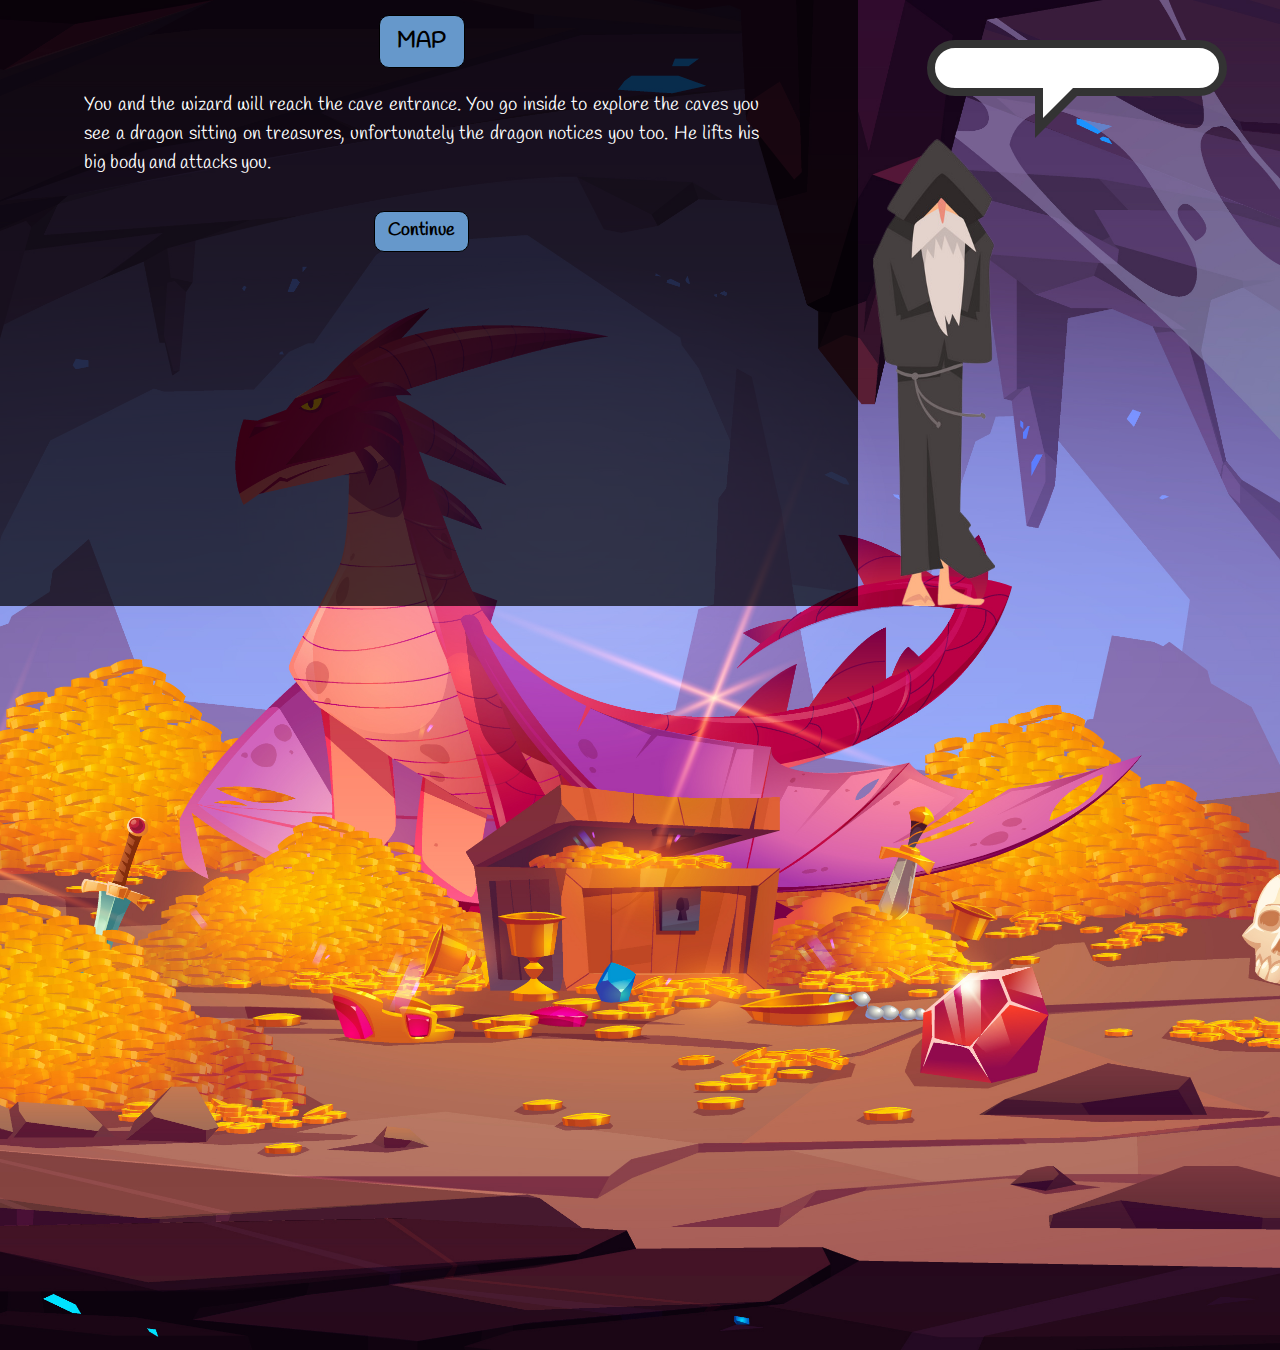
<file: cave/cave.html>
<!DOCTYPE html>
<html lang="en">

<head>
    <meta charset="UTF-8">
    <meta name="viewport" content="width=device-width, initial-scale=1.0">
    <link rel="stylesheet" href="https://maxcdn.bootstrapcdn.com/bootstrap/4.0.0/css/bootstrap.min.css"
        integrity="sha384-Gn5384xqQ1aoWXA+058RXPxPg6fy4IWvTNh0E263XmFcJlSAwiGgFAW/dAiS6JXm" crossorigin="anonymous">
    <script src="https://code.jquery.com/jquery-3.5.1.slim.min.js"
        integrity="sha384-DfXdz2htPH0lsSSs5nCTpuj/zy4C+OGpamoFVy38MVBnE+IbbVYUew+OrCXaRkfj" crossorigin="anonymous">
    </script>
    <script src="https://cdn.jsdelivr.net/npm/bootstrap@4.6.0/dist/js/bootstrap.bundle.min.js"
        integrity="sha384-Piv4xVNRyMGpqkS2by6br4gNJ7DXjqk09RmUpJ8jgGtD7zP9yug3goQfGII0yAns" crossorigin="anonymous">
    </script>
    <link rel="stylesheet" href="../main/main.css">
    <link rel="stylesheet" href="cave.css">
    <script src="../main/main.js"></script>
    <script src="../cave/cave.js"></script>
    <title>Rpg</title>
</head>

<body>
    <div class="bg">
        <div class="row">
            <div class="col-8 blackbg">
                <div class="d-flex justify-content-around">
                    <button type="button" class="btn btn-secondary btn-lg" data-toggle="modal" data-target="#mapModal">
                        MAP
                    </button>
                </div>
                <div id="opening" class="story">
                    <p>You and the wizard will reach the cave entrance. You go inside to explore the caves
                        you see a dragon sitting on treasures, unfortunately the dragon notices you too. He lifts his
                        big body and attacks you.</p>
                    <div class="d-flex justify-content-around">
                        <button class="btn btn-secondary" id="moveOnButton"
                            onclick="displayNext('opening', 'dragon', 'We are doomed')">Continue</button>
                    </div>
                </div>

                <div id="dragon" class="story hidden">
                    <p>Unfortunately, fighting a dragon is way too much for the two of you. the dragon does not give you
                        a chance to escape and kill you ...</p>
                    <div class="d-flex justify-content-around">
                        <button class="btn btn-secondary" id="dragonButton"
                            onclick="displayNext('dragon', 'end', 'I m dead don t mind me'); changeBackground()">Continue</button>
                    </div>
                </div>

                <div id="end" class="story hidden">
                    <p>After awakening the dragon, he went on flights to a nearby monastery ... </p>
                    <p>Your adventure ends at this point. </p>
                    <div class="d-flex justify-content-around">
                        <a href="../intro/end.html"><img src="../photos/gameOver.PNG"></a>
                    </div>
                </div>
            </div>

            <div class="col-4">
                <div class="sticky" id="narrator">
                    <p class="bubble speech" id="speech"></p>
                    <img id="photoOfNarrator" src="../photos/narrator.png" alt="">
                </div>
            </div>
        </div>
    </div>
    </div>
    <div class="modal fade" id="mapModal" data-backdrop="static" data-keyboard="false" tabindex="-1" aria-hidden="true">
        <div class="modal-dialog modal-lg">
            <div class="modal-content">
                <div class="modal-header">
                    <button type="button" class="close" data-dismiss="modal" aria-label="Close">
                        <span aria-hidden="true">&times;</span>
                    </button>
                </div>
                <div class="modal-body">
                    <img src="../photos/Game.jpg" style="width:100%;height:100%;">
                </div>
            </div>
        </div>
    </div>
</body>

</html>
</file>
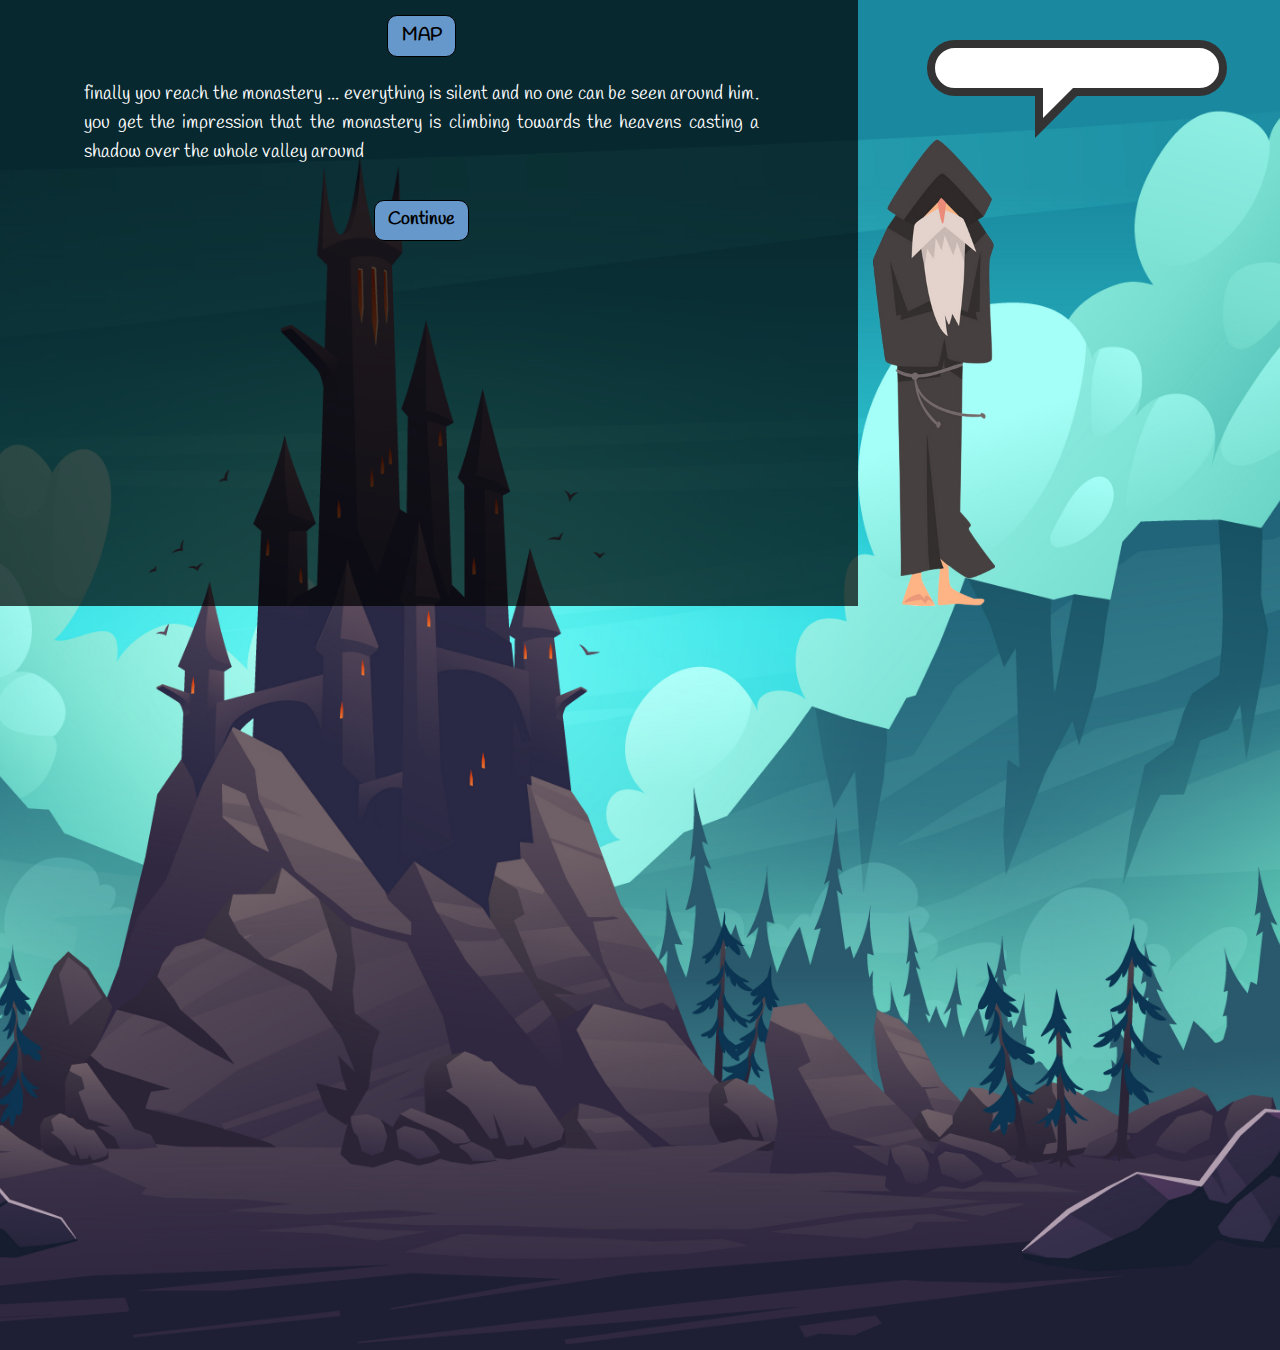
<file: monastery/monastery.html>
<!DOCTYPE html>
<html lang="en">

<head>
  <meta charset="UTF-8">
  <meta name="viewport" content="width=device-width, initial-scale=1.0">
  <link rel="stylesheet" href="https://maxcdn.bootstrapcdn.com/bootstrap/4.0.0/css/bootstrap.min.css"
    integrity="sha384-Gn5384xqQ1aoWXA+058RXPxPg6fy4IWvTNh0E263XmFcJlSAwiGgFAW/dAiS6JXm" crossorigin="anonymous">
  <script src="https://code.jquery.com/jquery-3.5.1.slim.min.js"
    integrity="sha384-DfXdz2htPH0lsSSs5nCTpuj/zy4C+OGpamoFVy38MVBnE+IbbVYUew+OrCXaRkfj" crossorigin="anonymous">
  </script>
  <script src="https://cdn.jsdelivr.net/npm/bootstrap@4.6.0/dist/js/bootstrap.bundle.min.js"
    integrity="sha384-Piv4xVNRyMGpqkS2by6br4gNJ7DXjqk09RmUpJ8jgGtD7zP9yug3goQfGII0yAns" crossorigin="anonymous">
  </script>
  <link rel="stylesheet" href="../main/main.css">
  <link rel="stylesheet" href="monastery.css">
  <script src="../main/main.js"></script>
  <title>Rpg</title>
</head>

<body>


  <div class="bg">
    <div class="row">
      <div class="col-8 blackbg">
        <div class="d-flex justify-content-around">
          <button type="button" class="btn btn-secondary" data-toggle="modal" data-target="#mapModal">
            MAP
          </button>
        </div>
        <div id="opening" class="story">
          <p>finally you reach the monastery ...
            everything is silent and no one can be seen around him. you get the impression that the monastery is
            climbing towards the heavens casting a shadow over the whole valley around </p>
          <div class="d-flex justify-content-around">
            <button class="btn btn-secondary" id="elfButton"
              onclick="displayNext('opening','Choice', 'strange place')">Continue </button>
          </div>
        </div>
        <div id="Choice" class="story hidden">
          <p>finally you reach the monastery ...
            Everything around is silent and no one can be seen around him. You get the impression that the monastery is
            climbing towards the heavens casting a shadow over the whole valley around...</p>
          <p>Do you want to come explore the monastery? in addition to the road to the monastery, there are also roads
            to
            the west and east ...</p>
          <div class="d-flex justify-content-around">

            <a href="../swamps/swamps.html"><button class="btn btn-secondary" id="cross">Go West</button></a>
            <button class="btn btn-secondary" id="elfButton"
              onclick="displayNext('Choice','monastery', 'strange place')">Explore the Monastery </button>
            <a href="../cave/cave.html"><button class="btn btn-secondary" id="cross">Go East</button></a>
          </div>
        </div>

        <div id="monastery" class="story hidden">
          <p> You go to the door of the monastery and knock ...
            after a long moment the door opens,
            you go inside and find a lonely monk nodding his head to the left croner</p>
          <div class="d-flex justify-content-around">
            <button class="btn btn-secondary" id="elfButton"
              onclick="displayNext('monastery','enter', 'I think we should go left')">Continue </button>
          </div>
        </div>
        <div id="enter" class="story hidden">
          <p>You are faced with a choice. There is corridor on the left and on the right ...</p>
          <div class="d-flex justify-content-around">
            <button class="btn btn-secondary" id="elfButton"
              onclick="displayNext('enter','mainHall', 'I think we should go left')">Left </button>
            <button class="btn btn-secondary" id="elfButton"
              onclick="displayNext('enter','kick', 'What ? Why ? ')">Right </button>
          </div>
        </div>

        <div id="kick" class="story hidden">
          <p>Monk expels you from the monastery and closes the door behind you ...</p>
          <p>Now you have to choose between east and west</p>
          <div class="d-flex justify-content-around">
            <a href="../cave/cave.html"><button class="btn btn-secondary" id="cross">Go East</button></a>
            <a href="../swamps/swamps.html"><button class="btn btn-secondary" id="cross">Go West</button></a>
          </div>
        </div>

        <div id="mainHall" class="story hidden">
          <p>You go left and you reach the meditation room in which sits a little old monk ...</p>
          <div class="d-flex justify-content-around">
            <button class="btn btn-secondary" id="elfButton"
              onclick="displayNext('mainHall','monk', 'let me talk with him')">Continue </button>
          </div>
        </div>

        <div id="monk" class="story hidden">
          <p>The wizard walks up to the monk and talks to him...</p>
          <p> After a long conversation the wizard returns ...</p>
          <div class="d-flex justify-content-around">
            <button class="btn btn-secondary" id="elfButton"
              onclick="displayNext('monk','question', 'he will answer one your question, choose wisely')">Continue
            </button>
          </div>
        </div>

        <div id="question" class="story hidden">
          <p>You have to choose the right question ...
            after long reflection you come up with three ideas</p>
          <div class="d-flex justify-content-around">
            <button class="btn btn-secondary" id="elfButton"
              onclick="displayNext('question','q1', 'I told you, choose your question wisely ...')">Ask what
              his name is ...
            </button>
            <button class="btn btn-secondary" id="elfButton"
              onclick="displayNext('question','q2', 'good question, it will certainly help us on our further journey ...')">
              Ask about the location of any ancient artifact ?
            </button>
            <button class="btn btn-secondary" id="elfButton"
              onclick="displayNext('question','q3', 'good question, it will certainly help us on our further journey ...')">Can
              you tell me what is on West and East of the Monastery?
            </button>
          </div>
        </div>

        <div id="q1" class="story hidden">
          <p>My name is pong...</p>
          <p> Monk gets up and leads you to leave the monastery.</p>
          <div class="d-flex justify-content-around">
            <button class="btn btn-secondary" id="elfButton"
              onclick="displayNext('q1','exit', 'What a waste... ')">Continue </button>
          </div>
        </div>

        <div id="q2" class="story hidden">
          <p>The ancient scrolls mention two objects of such mighty power. In the Town Kraster and in
            the mage's tower north of the Silver Forest and in the Cave to the east, but you are not allowed to go there
          </p>
          <p> Monk gets up and leads you to leave the monastery.</p>
          <div class="d-flex justify-content-around">
            <button class="btn btn-secondary" id="elfButton" onclick="displayNext('q2','exit', 'Lets go ')">Continue
            </button>
          </div>
        </div>

        <div id="q3" class="story hidden">
          <p>Of course there is a swamp to the west... and dragon cave to the east, but dont go there he ll kill you
          </p>
          <p> Monk gets up and leads you to leave the monastery.</p>
          <div class="d-flex justify-content-around">
            <button class="btn btn-secondary" id="elfButton" onclick="displayNext('q3','exit', 'Lets go ')">Continue
            </button>
          </div>
        </div>


        <div id="exit" class="story hidden">
          <p>Now you have to choose between east and west</p>
          <div class="d-flex justify-content-around">
            <a href="../swamps/swamps.html"><button class="btn btn-secondary" id="cross">Go West</button></a>
            <a href="../cave/cave.html"><button class="btn btn-secondary" id="cross">Go East</button></a>

          </div>
        </div>
      </div>

      <div class="col-4">
        <div class="sticky" id="narrator">
          <p class="bubble speech" id="speech"></p>
          <img id="photoOfNarrator" src="../photos/narrator.png" alt="">
        </div>
      </div>
    </div>
  </div>

  <div class="modal fade" id="mapModal" data-backdrop="static" data-keyboard="false" tabindex="-1" aria-hidden="true">
    <div class="modal-dialog modal-lg">
      <div class="modal-content">
        <div class="modal-header">
          <button type="button" class="close" data-dismiss="modal" aria-label="Close">
            <span aria-hidden="true">&times;</span>
          </button>
        </div>
        <div class="modal-body">
          <img src="../photos/Game.jpg" style="width:100%;height:100%;">
        </div>
      </div>
    </div>
  </div>

</body>

</html>
</file>
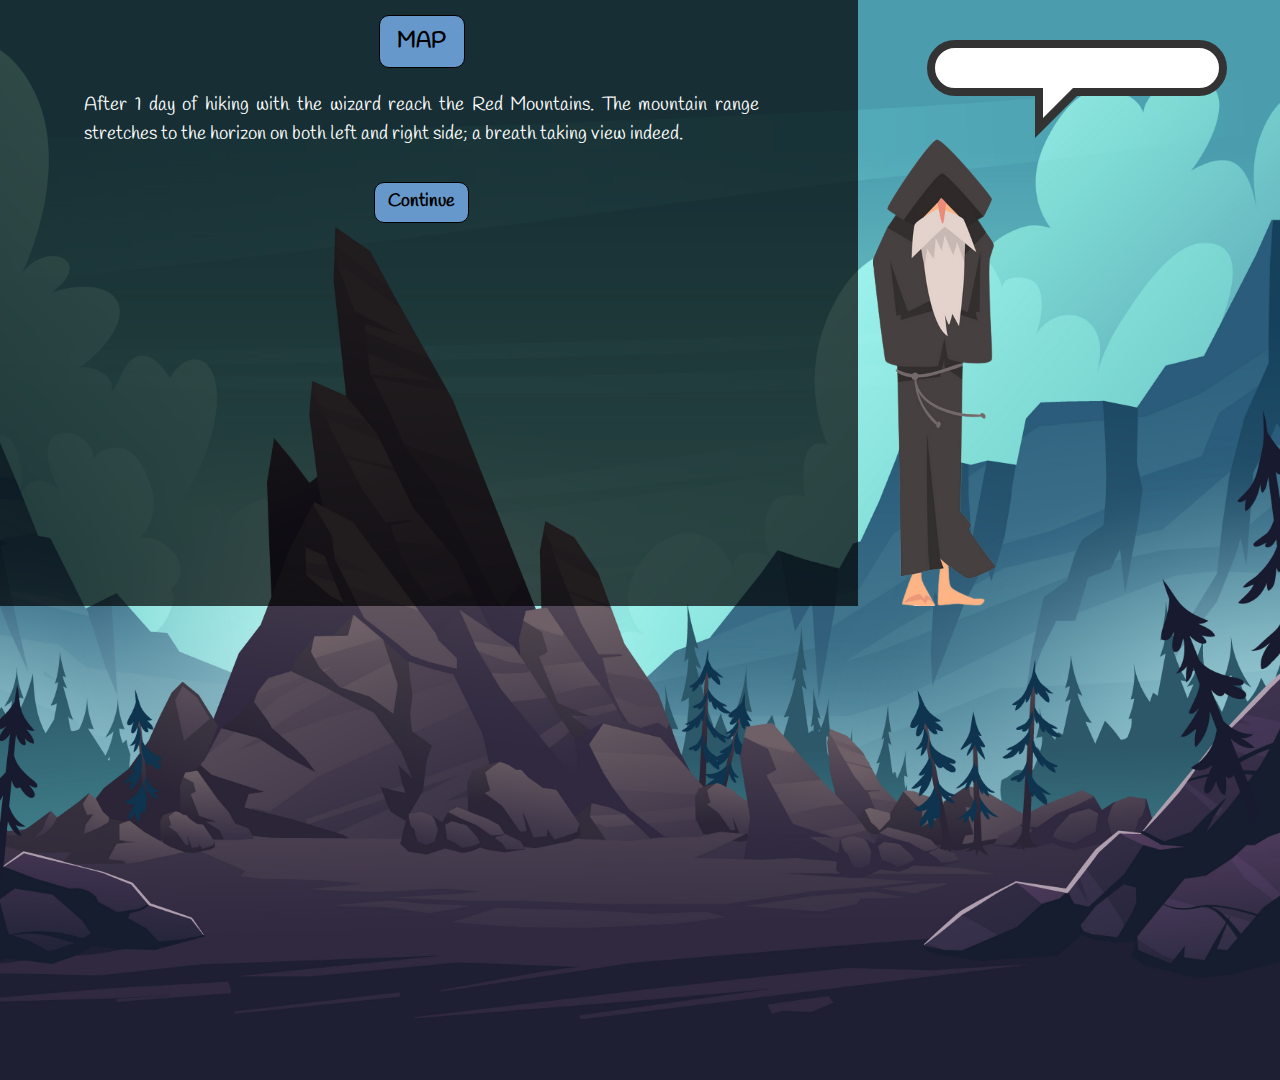
<file: mountains/mountains.html>
<!DOCTYPE html>
<html lang="en">

<head>
    <meta charset="UTF-8">
    <meta name="viewport" content="width=device-width, initial-scale=1.0">
    <link rel="stylesheet" href="https://maxcdn.bootstrapcdn.com/bootstrap/4.0.0/css/bootstrap.min.css"
        integrity="sha384-Gn5384xqQ1aoWXA+058RXPxPg6fy4IWvTNh0E263XmFcJlSAwiGgFAW/dAiS6JXm" crossorigin="anonymous">
    <script src="https://code.jquery.com/jquery-3.5.1.slim.min.js"
        integrity="sha384-DfXdz2htPH0lsSSs5nCTpuj/zy4C+OGpamoFVy38MVBnE+IbbVYUew+OrCXaRkfj" crossorigin="anonymous">
    </script>
    <script src="https://cdn.jsdelivr.net/npm/bootstrap@4.6.0/dist/js/bootstrap.bundle.min.js"
        integrity="sha384-Piv4xVNRyMGpqkS2by6br4gNJ7DXjqk09RmUpJ8jgGtD7zP9yug3goQfGII0yAns" crossorigin="anonymous">
    </script>
    <link rel="stylesheet" href="../main/main.css">
    <link rel="stylesheet" href="mountains.css">
    <script src="../main/main.js"></script>
    <title>Rpg</title>
</head>

<body>
    <div class="bg">
        <div class="row">
            <div class="col-8 blackbg">
                <div class="d-flex justify-content-around">
                    <button type="button" class="btn btn-secondary btn-lg" data-toggle="modal" data-target="#mapModal">
                        MAP
                    </button>
                </div>
                <div id="opening" class="story">
                    <p>After 1 day of hiking with the wizard reach the Red Mountains. The
                        mountain range stretches to the horizon on both left and right side; a breath taking view
                        indeed.</p>

                    <div class="d-flex justify-content-around">
                        <button class="btn btn-secondary" id="moveOnButton"
                            onclick="displayNext('opening', 'startingMountain', 'Ah finally Red Mountains... I look forward to the adventures that await us there')">Continue</button>
                    </div>
                </div>
                <div id="startingMountain" class="story hidden">
                    <p>Together with the wizard, you see a wooden signpost with the words 'Monastery ahead, Silver
                        Forest to the left'.</p>
                    <p> This is the last chance to change direction where do you want to go?
                    </p>

                    <div class="d-flex justify-content-around">
                        <a href="../woods/wood.html"><button class="btn btn-secondary" id="woodsChoice">Silver
                                Forest</button></a>
                        <button class="btn btn-secondary" id="redMountainsButton"
                            onclick="displayNext('startingMountain', 'mountainStory')">Red Mountains</button>
                    </div>
                </div>

                <div id="mountainStory" class="story hidden">
                    <p>You travel slowly and carefully through the mountains with the wizard. The lack of dangers up
                        until now does not mean that you can travel carelessly.
                        After many miles you come across a damaged caravan, but you don't see any people around.
                    </p>

                    <div class="d-flex justify-content-around">
                        <button class="btn btn-secondary" id="brokenCaravanButton"
                            onclick="displayNext('mountainStory', 'mountainEvent')">Continue</button>
                    </div>
                </div>
                <div id="mountainEvent" class="story hidden">
                    <p> Will you check it out or are you going on?
                    </p>
                    <div class="d-flex justify-content-around">
                        <button class="btn btn-secondary" id="checkButton"
                            onclick="displayNext('mountainEvent', 'mountainCaravan')">Check</button>
                        <a href="../monastery/monastery.html"><button class="btn btn-secondary" id="endOfMountains">Go
                                on </button></a>
                    </div>
                </div>
                <div id="mountainCaravan" class="story hidden">
                    <p>When you approach the caravan, you hear the sound of people talking.</p>
                    <div class="d-flex justify-content-around">
                        <button class="btn btn-secondary" id="sneakButton"
                            onclick="displayNext('mountainCaravan','sneez','Ahooo! oops sorry')">Sneak up on them
                            silently and listen </button>
                        <button class="btn btn-secondary" id="askButton"
                            onclick="displayNext('mountainCaravan','monks', 'Hello ?')">Ask if anyone is there</button>
                    </div>
                </div>
                <div id="sneez" class="story hidden">
                    <p>The wizard sneezes loudly, certainly not by accident ...
                    </p>
                    <div class="d-flex justify-content-around">
                        <button class="btn btn-secondary" id="sneakSneezButton"
                            onclick="displayNext('sneez','monks', )">Continue </button>
                    </div>
                </div>
                <div id="monks" class="story hidden">
                    <p> Two people dressed in habits come out of the caravan.
                        They greet you and ask if you want to help them with the caravan, they are in a rush to town but
                        they are unable to fix it themselves.
                    </p>
                    <div class="d-flex justify-content-around">
                        <button class="btn btn-secondary" id="helpButton"
                            onclick="displayNext('monks','help', 'We should deal with this quickly')">Help
                            them </button>
                    </div>
                </div>
                <div id="help" class="story hidden">
                    <p>You and the wizard spend the entire afternoon repairing the caravan.
                        As a reward for your help, the monks share with you information about a magical artifact of
                        great power hidden in a cave to the east of the Monastery.</p>
                    <p>They also warn you not to go there under any circumstances, because it will end up with the death
                        of many people ...
                    </p>
                    <div class="d-flex justify-content-around">
                        <a href="../monastery/monastery.html"><button class="btn btn-secondary" id="endOfMountains">Go
                                to Monastery </button></a>
                    </div>
                </div>
            </div>
            <div class="col-4">
                <div class="sticky" id="narrator">
                    <p class="bubble speech" id="speech"></p>
                    <img id="photoOfNarrator" src="../photos/narrator.png" alt="">
                </div>
            </div>
        </div>
    </div>
    <div class="modal fade" id="mapModal" data-backdrop="static" data-keyboard="false" tabindex="-1" aria-hidden="true">
        <div class="modal-dialog modal-lg">
            <div class="modal-content">
                <div class="modal-header">
                    <button type="button" class="close" data-dismiss="modal" aria-label="Close">
                        <span aria-hidden="true">&times;</span>
                    </button>
                </div>
                <div class="modal-body">
                    <img src="../photos/Game.jpg" style="width:100%;height:100%;">
                </div>
            </div>
        </div>
    </div>
</body>

</html>
</file>
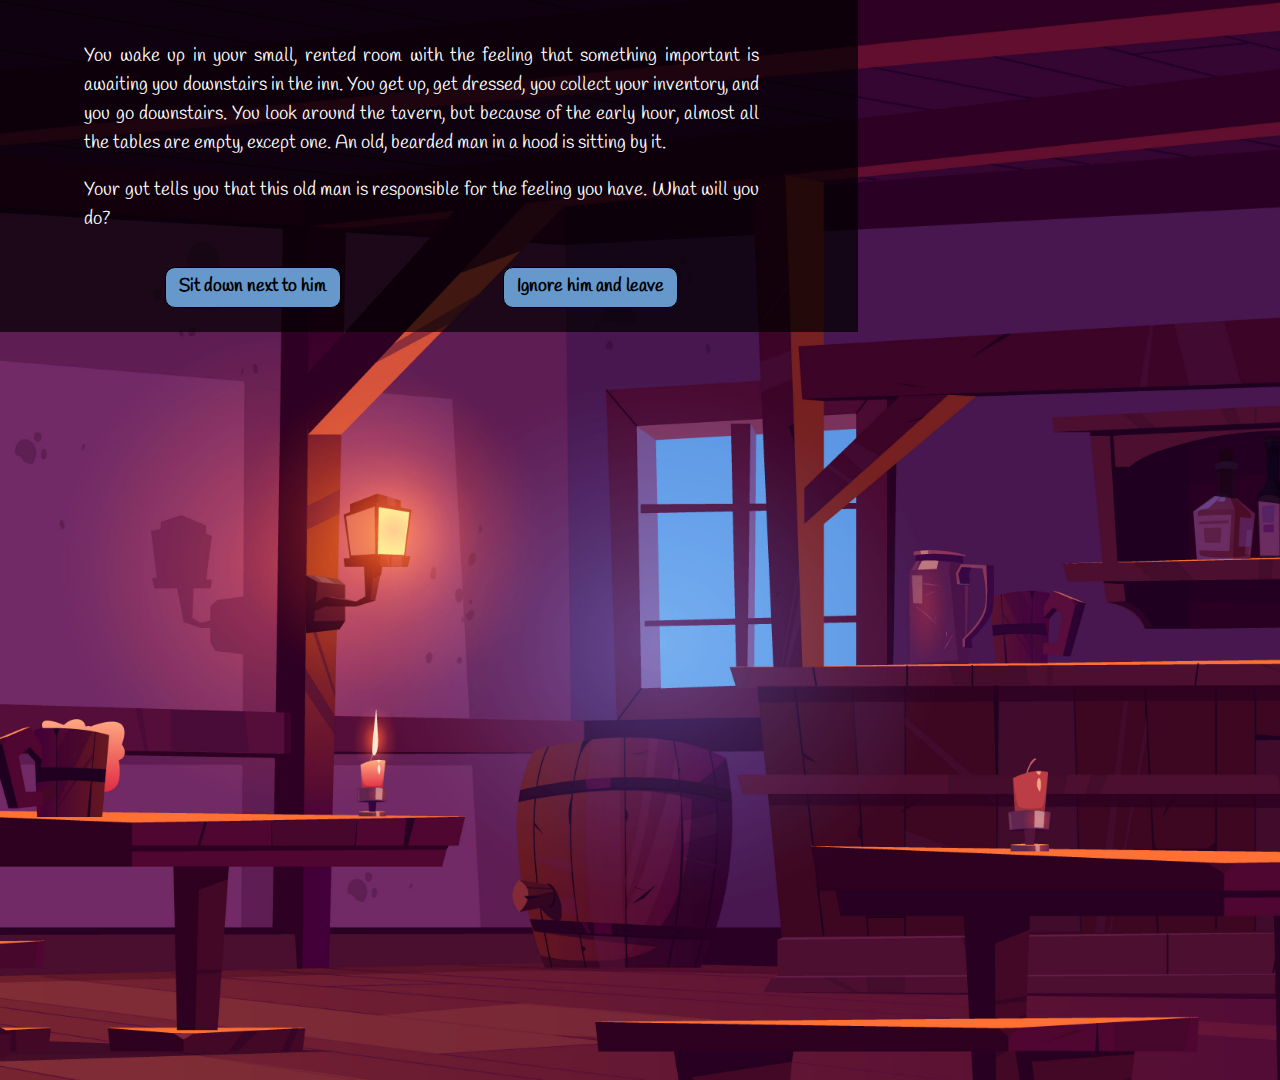
<file: opening/first-page.html>
<!DOCTYPE html>
<html lang="en">

<head>
  <meta charset="UTF-8">
  <meta name="viewport" content="width=device-width, initial-scale=1.0">
  <link rel="stylesheet" href="https://maxcdn.bootstrapcdn.com/bootstrap/4.0.0/css/bootstrap.min.css"
    integrity="sha384-Gn5384xqQ1aoWXA+058RXPxPg6fy4IWvTNh0E263XmFcJlSAwiGgFAW/dAiS6JXm" crossorigin="anonymous">
    <script src="https://code.jquery.com/jquery-3.5.1.slim.min.js" integrity="sha384-DfXdz2htPH0lsSSs5nCTpuj/zy4C+OGpamoFVy38MVBnE+IbbVYUew+OrCXaRkfj" crossorigin="anonymous"></script>
<script src="https://cdn.jsdelivr.net/npm/bootstrap@4.6.0/dist/js/bootstrap.bundle.min.js" integrity="sha384-Piv4xVNRyMGpqkS2by6br4gNJ7DXjqk09RmUpJ8jgGtD7zP9yug3goQfGII0yAns" crossorigin="anonymous"></script>
  <link rel="stylesheet" href="../main/main.css">
  <link rel="stylesheet" href="first-page.css">
  <script src="first-page.js"></script>
  <title>Rpg</title>
</head>

<body>
  <div class="bg">
    <div class="row">
      <div class="col-8 blackbg">
        <div id="opening" class="story">
          <p>You wake up in your small, rented room with the feeling that something important is awaiting you downstairs
            in the inn. You get up, get dressed, you collect your inventory, and you go downstairs.
            You look around the tavern, but because of the early hour, almost all the tables are empty, except one. An
            old,
            bearded man in a hood is sitting by it.</p>
          <p>Your gut tells you that this old man is responsible for the feeling you have. What will you do?</p>

          <div class="d-flex justify-content-around">
            <button class="btn btn-secondary" id="sitChoice"
              onclick="displayFirst('opening','tableScene', 'That was easy.')">Sit
              down next to
              him</button>
            <button class="btn btn-secondary" id="leaveChoice"
              onclick="displayFirst('opening', 'leaveScene', 'No need to hurry, I invite you to eat breakfast together, what do you say?')">Ignore
              him and
              leave</button>
          </div>
        </div>

        <div id="leaveScene" class="hidden story">
          <p>You grab the front door's handle to leave, but you take it back immediately. It's hot! </p>
          <div class="d-flex justify-content-around">
            <button class="btn btn-secondary" id="agreeChoice" onclick="displayNext('leaveScene','tableScene')">Ok,
              let it be</button>
            <button class="btn btn-secondary" id="refuseChoice"
              onclick="displayNext('leaveScene','refuseScene', 'I insist, you will not regret it.')">No, thanks</button>
          </div>
        </div>
        <div id="refuseScene" class="hidden story">
          <div class="d-flex justify-content-around">
            <button class="btn btn-secondary" id="okChoice"
              onclick="displayNext('refuseScene','tableScene')">Ok</button>
          </div>
        </div>
        <div id="tableScene" class="hidden story">
          <p>You sit down in front of the old man and start eating together and chat. </p>
          <p>The wizard introduces himself as Bob, the first-degree mage, who is looking for someone to help him find
            the ancient artefact with great power, and according to the wizard, there are lots of them in the land of Bigsborg, which
            is
            exactly where you are.</p>
          Slightly surprised, you tell him that you also heard about this ancient artifacts, but you did not think that it is
          real. Encouraged by mage's stories about its mighty power, you decide to ask him to travel together.
          <p>The wizard seems to be proud of himself.</p>
          <div class="d-flex justify-content-around">
            <button class="btn btn-secondary" id="continue"
              onclick="displayNext('tableScene','introductions', 'Tell me more about yourself')">Continue</button>
          </div>
        </div>
        <div id="introductions" class="hidden story">
          <p>Before we set off, I need to learn a bit about you, for example, with whom I have the pleasure? Maybe you
            will finally take off your hood?</p>
          <div id="selection">
            <form id="introductionForm" class="form">
              <div class="row">
                <label for="name" class="col-sm-2 col-form-label">Name:</label>
                <div class="col">
                  <input type="text" class="form-control w-50" id="name" name="name">
                </div>
              </div>
              <span id="error"></span>
              <div id="raceSelection" class="mb-3">
                <label for="race" class="col-form-label mr-2">Please select your race:</label>
                <div class="form-check-inline">
                  <input class="form-check-input" type="radio" name="race" id="raceHuman" value="Human">
                  <label class="form-check-label" for="raceHuman">
                    Human
                  </label>
                </div>
                <div class="form-check-inline">
                  <input class="form-check-input" type="radio" name="race" id="raceElf" value="Elf">
                  <label class="form-check-label" for="raceElf">
                    Elf
                  </label>
                </div>
              </div>
              <div id="classSelection">
                <label for="class" class="col-form-label mr-2">Please select your class:</label>
                <div class="form-check-inline">
                  <input class="form-check-input" type="radio" name="class" id="classWarrior" value="Warrior">
                  <label class="form-check-label" for="classWarrior">
                    Warrior
                  </label>
                </div>
                <div class="form-check-inline">
                  <input class="form-check-input" type="radio" name="class" id="classMage" value="Mage">
                  <label class="form-check-label" for="classMage">
                    Mage
                  </label>
                </div>
              </div>
              <div class="d-flex justify-content-around">
                <button type="button" class="btn btn-secondary" id="submit"
                  onclick="submitAnswers('I think we are ready to begin our adventure');">Submit</button>
              </div>
            </form>
          </div>
        </div>
        <div id="advertScene" class="hidden story">
          <p>Wizard gets up and goes to the bulletin board. You follow him and start reading all the ads. You notice
            that the wizard is looking at the announcement in the elvish language, and is clearly unable to read it.
          </p>
          <div class="d-flex justify-content-around">
            <button class="btn btn-secondary" id="elfButton"
              onclick="elfChoice('advertScene','elvenAdvert', 'Ah elven riddles well, it didn\'t help us much hmm...')">Continue</button>
          </div>
        </div>
        <div id="elvenAdvert" class="hidden story">
          <p>Unfortunately you also do not know this language. You pull the wizard by the sleeve telling him that
            there is no point in wasting time.</p>
          <div class="d-flex justify-content-around">
            <button class="btn btn-secondary" id="moveOnButton"
              onclick="displayNext('elvenAdvert','startingPlace')">Continue</button>
          </div>
        </div>
        <div id="startingPlace" class="story hidden">
          <p>Where do you think we should go? We have a choice between Silver Forest or Red Mountains?</p>
          <p>You can take a look at the map if you want</p>
          <div class="d-flex justify-content-around">
            <button type="button" class="btn btn-secondary btn-lg" data-toggle="modal" data-target="#mapModal">
                MAP
            </button>
        </div>
          <div class="d-flex justify-content-around">
            <a href="../woods/wood.html"><button class="btn btn-secondary" id="woodsChoice">Silver Forest</button></a>
            <a href="../mountains/mountains.html"><button class="btn btn-secondary" id="mountainsChoice">Red Mountains</button></a>
          </div>
        </div>
      </div>
      <div class="col-4">
        <div class="hidden sticky" id="narrator">
          <p class="bubble speech" id="speech"></p>
          <img id="photoOfNarrator" src="../photos/narrator.png" alt="">
        </div>
      </div>
    </div>
  </div>
  <div class="modal fade" id="mapModal" data-backdrop="static" data-keyboard="false" tabindex="-1" aria-hidden="true">
    <div class="modal-dialog modal-lg">
        <div class="modal-content">
            <div class="modal-header">
                <button type="button" class="close" data-dismiss="modal" aria-label="Close">
                    <span aria-hidden="true">&times;</span>
                </button>
            </div>
            <div class="modal-body">
                <img src="../photos/Game.jpg" style="width:100%;height:100%;">
            </div>
        </div>
    </div>
</div>
</body>

</html>
</file>
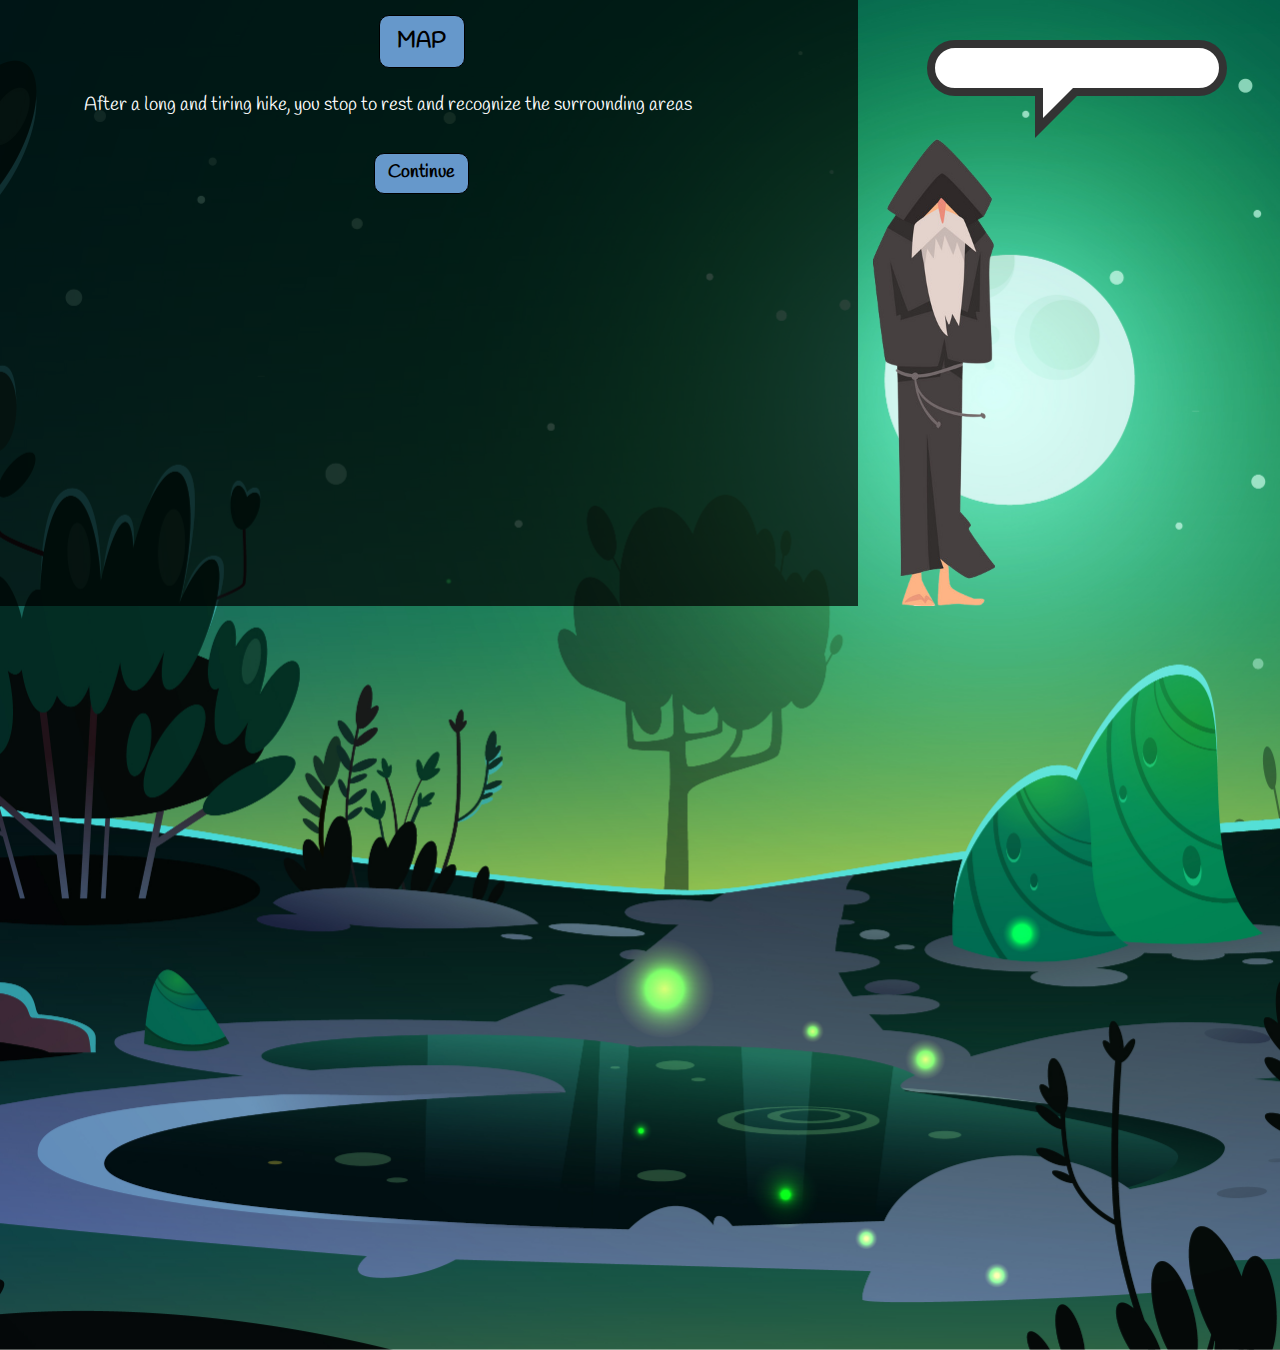
<file: swamps/swamps.html>
<!DOCTYPE html>
<html lang="en">

<head>
    <meta charset="UTF-8">
    <meta name="viewport" content="width=device-width, initial-scale=1.0">
    <link rel="stylesheet" href="https://maxcdn.bootstrapcdn.com/bootstrap/4.0.0/css/bootstrap.min.css"
        integrity="sha384-Gn5384xqQ1aoWXA+058RXPxPg6fy4IWvTNh0E263XmFcJlSAwiGgFAW/dAiS6JXm" crossorigin="anonymous">
    <script src="https://code.jquery.com/jquery-3.5.1.slim.min.js"
        integrity="sha384-DfXdz2htPH0lsSSs5nCTpuj/zy4C+OGpamoFVy38MVBnE+IbbVYUew+OrCXaRkfj" crossorigin="anonymous">
    </script>
    <script src="https://cdn.jsdelivr.net/npm/bootstrap@4.6.0/dist/js/bootstrap.bundle.min.js"
        integrity="sha384-Piv4xVNRyMGpqkS2by6br4gNJ7DXjqk09RmUpJ8jgGtD7zP9yug3goQfGII0yAns" crossorigin="anonymous">
    </script>
    <link rel="stylesheet" href="../main/main.css">
    <link rel="stylesheet" href="swamps.css">
    <script src="../main/main.js"></script>
    <script src="swamps.js"></script>
    <title>Rpg</title>
</head>

<body>
    <div class="bg">
        <div class="row">
            <div class="col-8 blackbg">
                <div class="d-flex justify-content-around">
                    <button type="button" class="btn btn-secondary btn-lg" data-toggle="modal" data-target="#mapModal">
                        MAP
                    </button>
                </div>
                <div id="opening" class="story">
                    <p>After a long and tiring hike, you stop to rest and recognize the surrounding areas</p>
                    <div class="d-flex justify-content-around">
                        <button class="btn btn-secondary" id="swampStartButton"
                            onclick="displayNext('opening', 'crossswamp','what a stench do you smell it?')">Continue</button>
                    </div>

                </div>
                <div id="crossswamp" class="story hidden">
                    <p>You reached the swamps,
                        There is a thick fog everywhere. There is a musty smell of damp in the air. You and the wizard
                        want to get away from here as soon as possible, but you can't find any way through the fog ...
                    </p>
                    <div class="d-flex justify-content-around">
                        <button class="btn btn-secondary" id="fogButton"
                            onclick="displayNext('crossswamp', 'campSwamp','at worst, we ll dispel the fog by my magic, but I d rather avoid it')">Continue</button>
                    </div>
                </div>
                <div id="campSwamp" class="story hidden">
                    <p>A journey in the fog has no effect, you are probably walking in a circle.
                        You stop for a moment to reflect on the next steps.
                    </p>
                    <div class="d-flex justify-content-around">
                        <button class="btn btn-secondary" id="fogCampButton"
                            onclick="displayNext('campSwamp', 'choiceSwamp','I think I hear someone calling for help')">Continue</button>
                    </div>
                </div>
                <div id="choiceSwamp" class="story hidden">
                    <p>You hear nothing, but the wizard insists on his opinion.
                    </p>
                    <div class="d-flex justify-content-around">
                        <button class="btn btn-secondary" id="helpCallButton"
                            onclick="displayNext('choiceSwamp', 'helpCall','I think I hear someone calling for help'); saveChoice('Help', true)">Investigate
                            the call for help</button>
                        <a href="../city/city.html"><button class="btn btn-secondary" id="wizzardSpellButton"
                                onclick="saveChoice('Help', false)">Ask
                                a wizard to use spells to leave the swamps </button></a>
                    </div>
                </div>

                <div id="helpCall" class="story hidden">
                    <p>You follow the wizard after a while you will actually hear a cry for help. you follow the call in
                        dense fog. you see a boy half submerged in the swamp.
                    </p>
                    <div class="d-flex justify-content-around">
                        <button class="btn btn-secondary" id="boySwamp"
                            onclick="displayNext('helpCall', 'boy','Hurry lets help him')">Continue</button>
                    </div>
                </div>

                <div id="boy" class="story hidden">
                    <p>You take the boy out of the swamp. he introduces himself as Adam, the son of a noble family from
                        the town of Kraster. He says that he knows how to leave the swamps and asks you to go with him
                        to the city so that he can repay you for saving
                    </p>
                    <div class="d-flex justify-content-around">
                        <a href="../city/city.html"><button class="btn btn-secondary" id="endOfSwamp">Go
                                to Kraster </button></a>
                    </div>
                </div>
            </div>
            <div class="col-4">
                <div class="sticky" id="narrator">
                    <p class="bubble speech" id="speech"></p>
                    <img id="photoOfNarrator" src="../photos/narrator.png" alt="">
                </div>
            </div>
        </div>
    </div>
    <div class="modal fade" id="mapModal" data-backdrop="static" data-keyboard="false" tabindex="-1" aria-hidden="true">
        <div class="modal-dialog modal-lg">
            <div class="modal-content">
                <div class="modal-header">
                    <button type="button" class="close" data-dismiss="modal" aria-label="Close">
                        <span aria-hidden="true">&times;</span>
                    </button>
                </div>
                <div class="modal-body">
                    <img src="../photos/Game.jpg" style="width:100%;height:100%;">
                </div>
            </div>
        </div>
    </div>
</body>

</html>
</file>
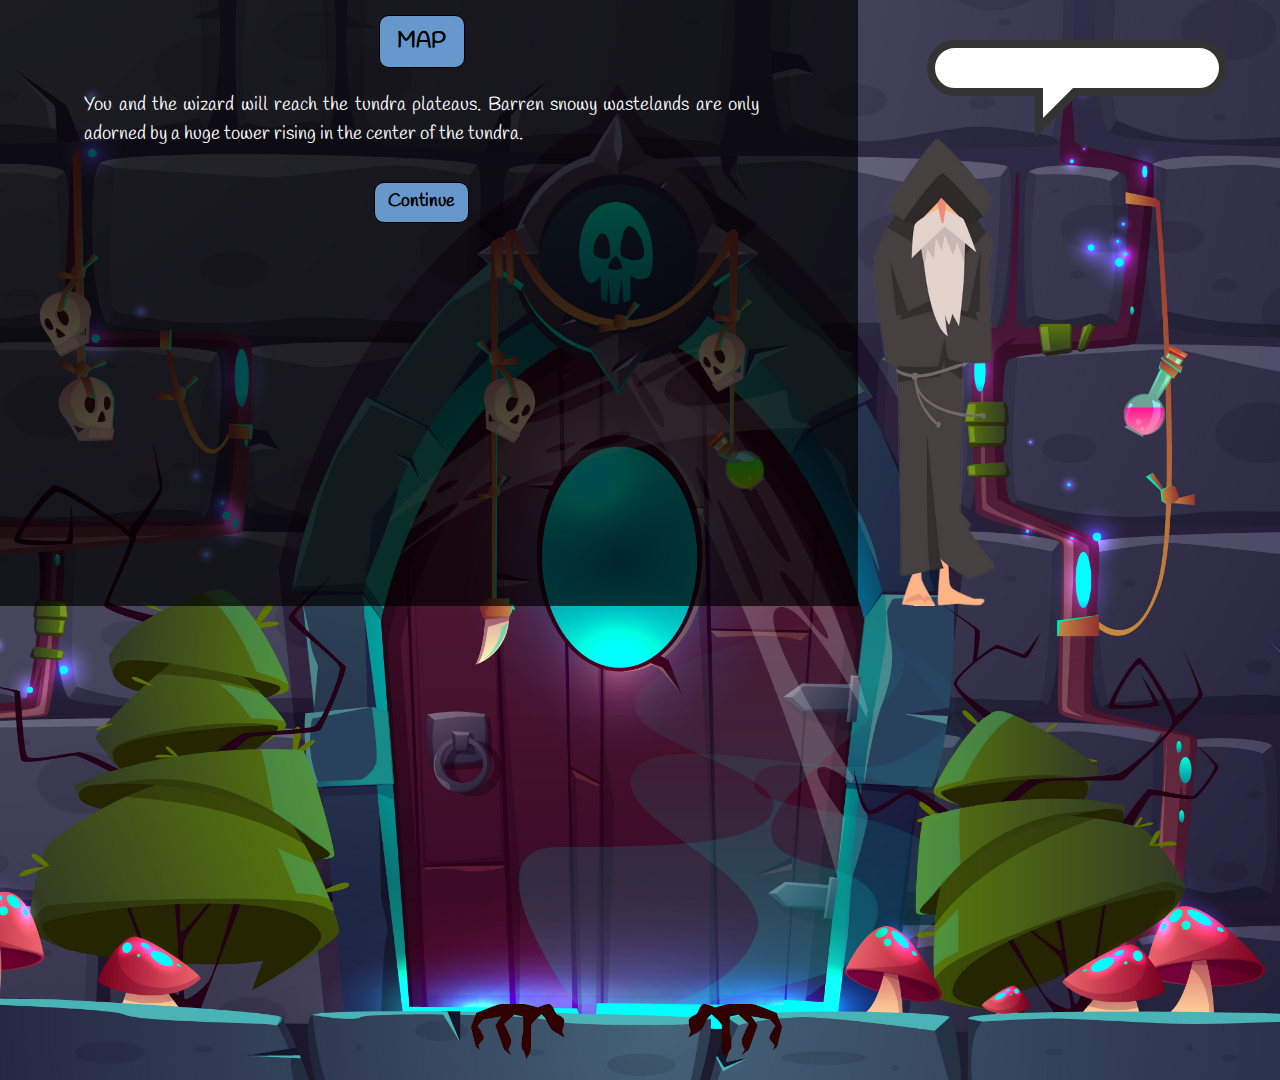
<file: tower/tower.html>
<!DOCTYPE html>
<html lang="en">

<head>
    <meta charset="UTF-8">
    <meta name="viewport" content="width=device-width, initial-scale=1.0">
    <link rel="stylesheet" href="https://maxcdn.bootstrapcdn.com/bootstrap/4.0.0/css/bootstrap.min.css"
        integrity="sha384-Gn5384xqQ1aoWXA+058RXPxPg6fy4IWvTNh0E263XmFcJlSAwiGgFAW/dAiS6JXm" crossorigin="anonymous">
    <script src="https://code.jquery.com/jquery-3.5.1.slim.min.js"
        integrity="sha384-DfXdz2htPH0lsSSs5nCTpuj/zy4C+OGpamoFVy38MVBnE+IbbVYUew+OrCXaRkfj" crossorigin="anonymous">
    </script>
    <script src="https://cdn.jsdelivr.net/npm/bootstrap@4.6.0/dist/js/bootstrap.bundle.min.js"
        integrity="sha384-Piv4xVNRyMGpqkS2by6br4gNJ7DXjqk09RmUpJ8jgGtD7zP9yug3goQfGII0yAns" crossorigin="anonymous">
    </script>
    <link rel="stylesheet" href="../main/main.css">
    <link rel="stylesheet" href="tower.css">
    <script src="../main/main.js"></script>
    <title>Rpg</title>
</head>

<body>
    <div class="bg">
        <div class="row">
            <div class="col-8 blackbg">
                <div class="d-flex justify-content-around">
                    <button type="button" class="btn btn-secondary btn-lg" data-toggle="modal" data-target="#mapModal">
                        MAP
                    </button>
                </div>
                <div id="opening" class="story">
                    <p>You and the wizard will reach the tundra plateaus. Barren snowy wastelands are only adorned by a
                        huge tower rising in the center of the tundra.</p>
                    <div class="d-flex justify-content-around">
                        <button class="btn btn-secondary" id="openingButton"
                            onclick="displayNext('opening', 'startingTower', 'I can sense the magic in this tower')">Continue</button>
                    </div>
                </div>

                <div id="startingTower" class="story hidden">
                    <p>You and the wizard slowly approach the tower to examine it. As you approach the door, the stone
                        head of the gargoyle above it turns towards you.</p>

                    <div class="d-flex justify-content-around">
                        <button class="btn btn-secondary" id="towerButton"
                            onclick="displayNext('startingTower', 'gate', 'interesting spell')">Continue</button>
                    </div>
                </div>

                <div id="gate" class="story hidden">
                    <p>The gargoyle speaks to you, that he will not let you in without a correct answer to
                        the riddle his master left ...</p>
                    <div class="d-flex justify-content-around">
                        <button class="btn btn-secondary" id="gateButton"
                            onclick="displayNext('gate', 'riddle', 'I hate riddles')">Continue</button>
                    </div>
                </div>

                <div id="riddle" class="story hidden">
                    <p>It lives among the people.</p>
                    <p>It spreads plague.</p>
                    <p>It is my enemy.</p>
                    <p>If you give the wrong answer ... you will die</p>
                    <div class="d-flex justify-content-around">
                        <button class="btn btn-secondary" id="moveOnButton"
                            onclick="displayNext('riddle', 'lose', 'I hate rats more than riddles')">Rats</button>

                        <button class="btn btn-secondary" id="moveOnButton"
                            onclick="displayNext('riddle', 'lose', 'it was racist')">Gnomes</button>

                        <button class="btn btn-secondary" id="moveOnButton"
                            onclick="displayNext('riddle', 'end', 'What? I do not understand')">Pigeons</button>
                    </div>
                </div>

                <div id="lose" class="story hidden">
                    <p>A gargoyle hits you with a fireball, unfortunately you both die.</p>
                    <p>Your adventure ends at this point. </p>
                    <div class="d-flex justify-content-around">
                        <a href="../intro/end.html"><img src="../photos/gameOver.PNG"></a>
                    </div>
                </div>

                <div id="end" class="story hidden">
                    <p>The gargoyle opens the door to the tower. After a long search you find an ancient coin.</p>
                    <p>You finally have your artifact ... </p>
                    <p>Your adventure ends at this point. </p>
                    <p> Congratulations. </p>
                    <div class="d-flex justify-content-around">
                        <a href="../intro/end.html"><img src="../photos/reward.PNG"></a>
                    </div>
                </div>

            </div>
            <div class="col-4">
                <div class="sticky" id="narrator">
                    <p class="bubble speech" id="speech"></p>
                    <img id="photoOfNarrator" src="../photos/narrator.png" alt="">
                </div>
            </div>
        </div>
    </div>
    <div class="modal fade" id="mapModal" data-backdrop="static" data-keyboard="false" tabindex="-1" aria-hidden="true">
        <div class="modal-dialog modal-lg">
            <div class="modal-content">
                <div class="modal-header">
                    <button type="button" class="close" data-dismiss="modal" aria-label="Close">
                        <span aria-hidden="true">&times;</span>
                    </button>
                </div>
                <div class="modal-body">
                    <img src="../photos/Game.jpg" style="width:100%;height:100%;">
                </div>
            </div>
        </div>
    </div>
</body>

</html>
</file>
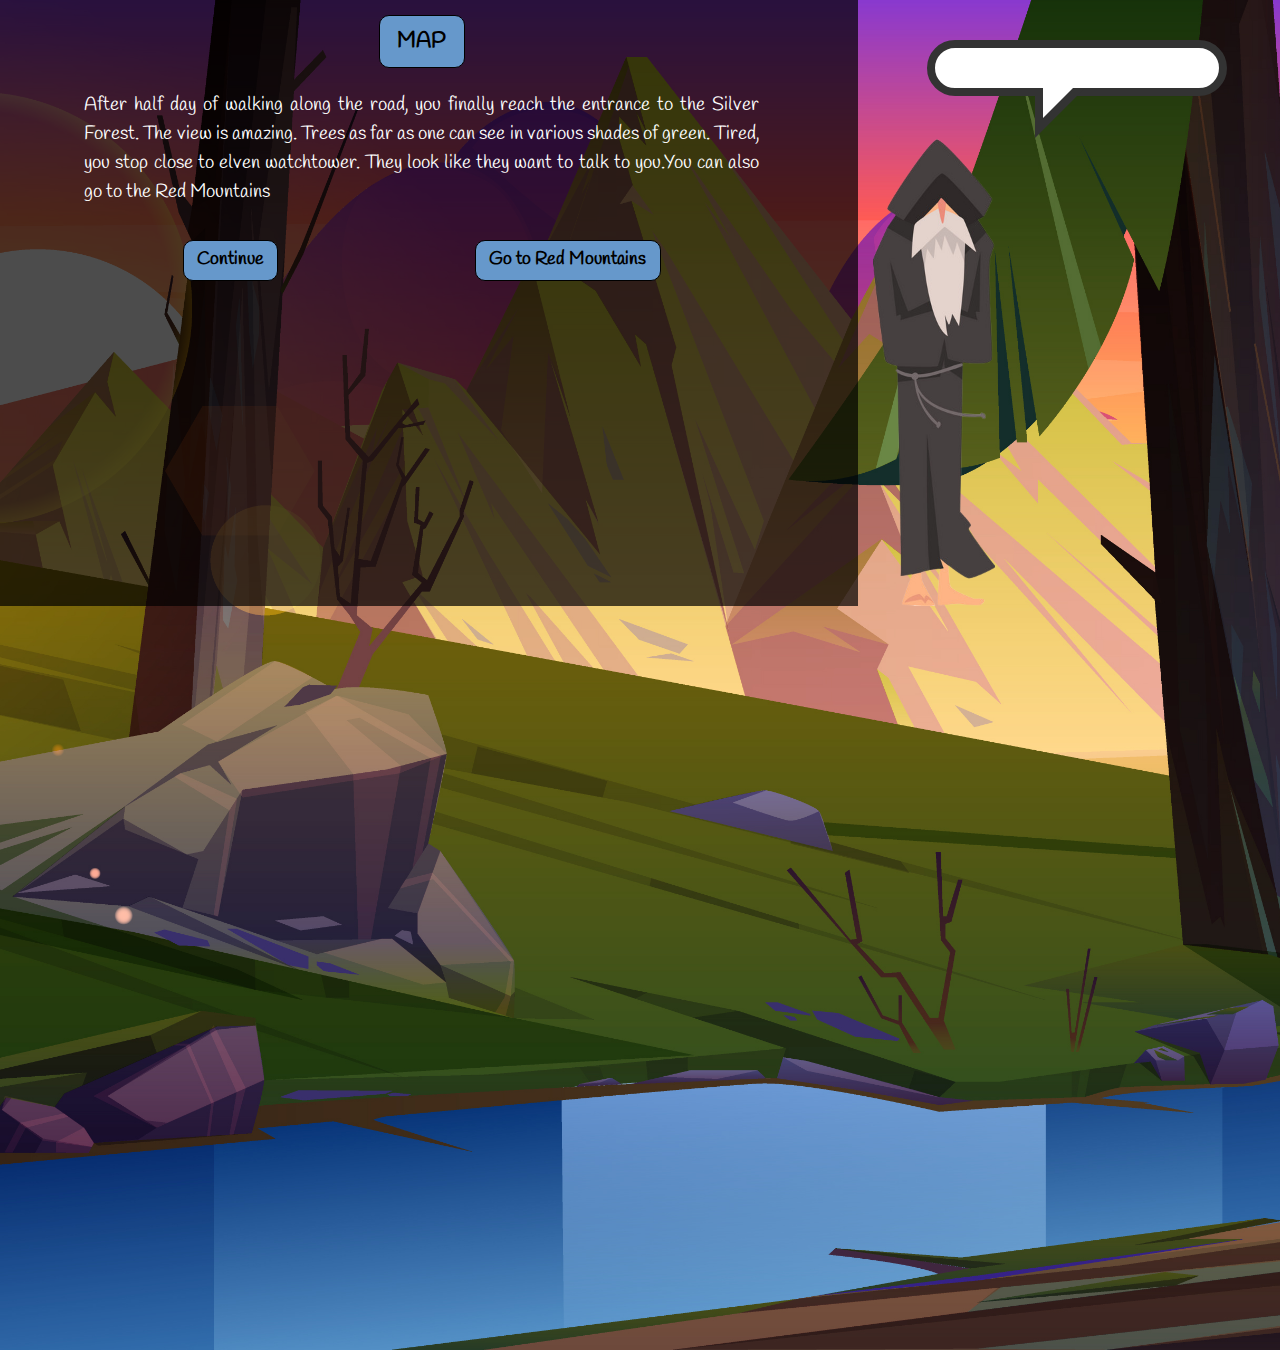
<file: woods/wood.html>
<!DOCTYPE html>
<html lang="en">

<head>
    <meta charset="UTF-8">
    <meta name="viewport" content="width=device-width, initial-scale=1.0">
    <link rel="stylesheet" href="https://maxcdn.bootstrapcdn.com/bootstrap/4.0.0/css/bootstrap.min.css"
        integrity="sha384-Gn5384xqQ1aoWXA+058RXPxPg6fy4IWvTNh0E263XmFcJlSAwiGgFAW/dAiS6JXm" crossorigin="anonymous">
    <script src="https://code.jquery.com/jquery-3.5.1.slim.min.js"
        integrity="sha384-DfXdz2htPH0lsSSs5nCTpuj/zy4C+OGpamoFVy38MVBnE+IbbVYUew+OrCXaRkfj" crossorigin="anonymous">
    </script>
    <script src="https://cdn.jsdelivr.net/npm/bootstrap@4.6.0/dist/js/bootstrap.bundle.min.js"
        integrity="sha384-Piv4xVNRyMGpqkS2by6br4gNJ7DXjqk09RmUpJ8jgGtD7zP9yug3goQfGII0yAns" crossorigin="anonymous">
    </script>
    <link rel="stylesheet" href="../main/main.css">
    <link rel="stylesheet" href="wood.css">
    <script src="../main/main.js"></script>
    <script src="wood-page.js"></script>
    <title>Rpg</title>
</head>

<body>
    <div class="bg">
        <div class="row">
            <div class="col-8 blackbg">
                <div class="d-flex justify-content-around">
                    <button type="button" class="btn btn-secondary btn-lg" data-toggle="modal" data-target="#mapModal">
                        MAP
                    </button>
                </div>
                <div id="opening" class="story">
                    <p>After half day of walking along the road, you finally reach the entrance to the Silver Forest.
                        The view is amazing. Trees as far as one can see in various shades of green. Tired,
                        you stop close to elven watchtower. They look like they want to talk to you.You can also go to
                        the Red Mountains</p>
                    <div class="d-flex justify-content-around">
                        <button class="btn btn-secondary" id="elfButton"
                            onclick="elfChoice('opening','elvenGroup', 'They look concerned...')">Continue</button>
                        <a href="../mountains/mountains.html"><button class="btn btn-secondary" id="endOfForest">Go
                                to Red Mountains </button></a>
                    </div>
                </div>
                <div id="elvenGroup" class="story hidden">
                    <p>None of you know the language of the elves, so you limit yourself to waving to them.</p>
                    <div class="d-flex justify-content-around">
                        <button class="btn btn-secondary" id="moveOnButton"
                            onclick="displayNext('elvenGroup','startingForest')">Continue</button>
                    </div>
                </div>
                <div id="startingForest" class="story hidden">
                    <p>It is slowly coming to an evening. You agreed that it is necessary to determine what to do next.
                        You have reached the first milestone of your journey. The decision on what to do is up to you.
                    </p>
                    <p>Are you going to go through the forest now, despite the falling night, or do you camp and wait
                        until
                        morning? </p>
                    <div class="d-flex justify-content-around">
                        <button class="btn btn-secondary" id="day"
                            onclick="displayNext('startingForest','dayScene', 'safe option.')">Day
                        </button>
                        <button class="btn btn-secondary" id="night"
                            onclick="displayNext('startingForest', 'nightScene', 'I wonder what these elves mean'); changeBackground()">Night
                        </button>
                    </div>
                </div>

                <div id="dayScene" class="story hidden">
                    <p>You and the wizard enter the forest ...
                        Bodies of people, elves and animals are everywhere ...
                        It's good that you didn't risk expeditions at night. The road continues north ... </p>
                    <p> You and the wizard can go further or follow the trail of the bodies ...</p>
                    <div class="d-flex justify-content-around">
                        <button class="btn btn-secondary" id="dayButton"
                            onclick="classChoice('dayScene', 'drake', 'This is not a good idea')">follow the trail of
                            the bodies
                        </button>
                        <a href="../tower/tower.html">
                            <button class="btn btn-secondary" id="endOfForest">Go North
                            </button>
                        </a>
                    </div>
                </div>

                <div id="nightScene" class="story hidden">
                    <p>You and the wizard enter the forest at night ...
                        You and the wizard will see a blue dragon coming from north towards you with aggressive
                        intentions.</p>
                    <div class="d-flex justify-content-around">
                        <button class="btn btn-secondary" id="nightButton"
                            onclick="classChoice('nightScene', 'drake', 'Get ready')">Continue</button>
                    </div>
                </div>

                <div id="drake" class="story hidden">
                    <p>You cooperate with the wizard, you focus the dragon's attention on yourself and the wizard
                        attacks him with his spells. after a long and tiring fight, the dragon falls dead.</p>
                    <p>Satisfied with the victory, you follow the path further north</p>
                    <div class="d-flex justify-content-around">
                        <a href="../tower/tower.html"><button class="btn btn-secondary" id="endOfForest">Go
                                to North </button></a>
                    </div>
                </div>
            </div>

            <div class="col-4">
                <div class="sticky" id="narrator">
                    <p class="bubble speech" id="speech"></p>
                    <img id="photoOfNarrator" src="../photos/narrator.png" alt="">
                </div>
            </div>
        </div>
    </div>

    <div class="modal fade" id="mapModal" data-backdrop="static" data-keyboard="false" tabindex="-1" aria-hidden="true">
        <div class="modal-dialog modal-lg">
            <div class="modal-content">
                <div class="modal-header">
                    <button type="button" class="close" data-dismiss="modal" aria-label="Close">
                        <span aria-hidden="true">&times;</span>
                    </button>
                </div>
                <div class="modal-body">
                    <img src="../photos/Game.jpg" style="width:100%;height:100%;">
                </div>
            </div>
        </div>
    </div>
</body>

</html>
</file>
<file: main/main.css>
@import url('https://fonts.googleapis.com/css2?family=Handlee&display=swap');

body {
    font-family: 'Handlee', cursive;
    font-weight: 400;
    text-align: justify;
    background-color: #F2EECB;
}

/* text padding */
.story:first-of-type {
    padding: 5% 10% 1% 10%;
}

.story {
    padding: 1% 10% 1% 10%;
}

/* hiding further elements */
.hidden {
    display: none;
}

a>img {
    width: 250px;
    height: 250px;
}

a img{
    opacity: 1;
  }

a:hover img{
    opacity: 0.7;
  }


/* buttons */
button {
    margin: 15px;
}

.btn.btn-secondary {
    background: #6698cb;
    border-color: #6698cb;
    color: #000;
    font-weight: 600;
    border-radius: 10px;
    border: 1px solid black;
}

.btn-block {
    display: block;
    width: 100%;
}

/* semi transparent text background */
.blackbg {
    background-color: rgba(0, 0, 0, 0.7);
}

/* wizard stays in view*/
.sticky {
    position: -webkit-sticky;
    /* Safari */
    position: sticky;
    top: 30px;
    right: 30px;
}

#photoOfNarrator {
    width: 30%;
    height: auto;
}

/* speech bubble */
p.bubble {
    color: black;
    position: relative;
    width: 300px;
    text-align: center;
    line-height: 1.4em;
    margin: 40px auto;
    background-color: #fff;
    border: 8px solid #333;
    border-radius: 30px;
    padding: 20px;
    font-size: large;
}

p.bubble:before,
p.bubble:after {
    content: ' ';
    position: absolute;
    width: 0;
    height: 0;
}

p.speech:before {
    left: 100px;
    bottom: -50px;
    border: 25px solid;
    border-color: #333 transparent transparent #333;
}

p.speech:after {
    left: 108px;
    bottom: -30px;
    border: 15px solid;
    border-color: #fff transparent transparent #fff;
}

.error {
    color: red;
    display: inline-block;
    margin: 10px 0px 10px 0px;
}

.modal-header,
.modal-body {
    background-color: #5b8172;
}
</file>
<file: cave/cave.css>
body, html {
    height: 100%;
    font-size: 1.1rem;
    color: white;
}
.bg {
    background-image: url("../photos/cave.jpg");
    height: 150%;
    background-position:center;
    background-repeat: no-repeat;
    background-size: cover;
}

.bgDrake {
    background-image: url("../photos/drake.jpg");
    height: 120%;
    background-position:center;
    background-repeat: no-repeat;
    background-size: cover;
}
</file>
<file: monastery/monastery.css>
body, html {
    height: 100%;
    font-size: 1.1rem;
    color: white;
}
.bg {
    background-image: url("../photos/monastery.jpg");
    height: 150%;
    background-position:center;
    background-repeat: no-repeat;
    background-size: cover;
}
</file>
<file: mountains/mountains.css>
body, html {
    height: 100%;
    font-size: 1.1rem;
    color: white;
}
.bg {
    background-image: url("../photos/mountain.jpg");
    height: 120%;
    background-position:center;
    background-repeat: no-repeat;
    background-size: cover;
}
</file>
<file: opening/first-page.css>
body,
html {
    height: 100%;
    font-size: 1.1rem;
    color: white;
}

.bg {
    background-image: url("../photos/tavern.jpg");
    height: 120%;
    background-position:center;
    background-repeat: no-repeat;
    background-size: cover;
}
</file>
<file: swamps/swamps.css>
body, html {
    height: 100%;
    font-size: 1.1rem;
    color: white;
}
.bg {
    background-image: url("../photos/swamp.jpg");
    height: 150%;
    background-position:center;
    background-repeat: no-repeat;
    background-size: cover;
}
</file>
<file: tower/tower.css>
body, html {
    height: 100%;
    font-size: 1.1rem;
    color: white;
}
.bg {
    background-image: url("../photos/tower.jpg");
    height: 120%;
    background-position:center;
    background-repeat: no-repeat;
    background-size: cover;
}
</file>
<file: woods/wood.css>
body, html {
    height: 100%;
    font-size: 1.1rem;
    color: white;
}
.bg {
    background-image: url("../photos/forest.jpg");
    height: 150%;
    background-position:center;
    background-repeat: no-repeat;
    background-size: cover;
}

.bgForest {
    background-image: url("../photos/forestN.jpg");
    height: 120%;
    background-position:center;
    background-repeat: no-repeat;
    background-size: cover;
}
</file>
